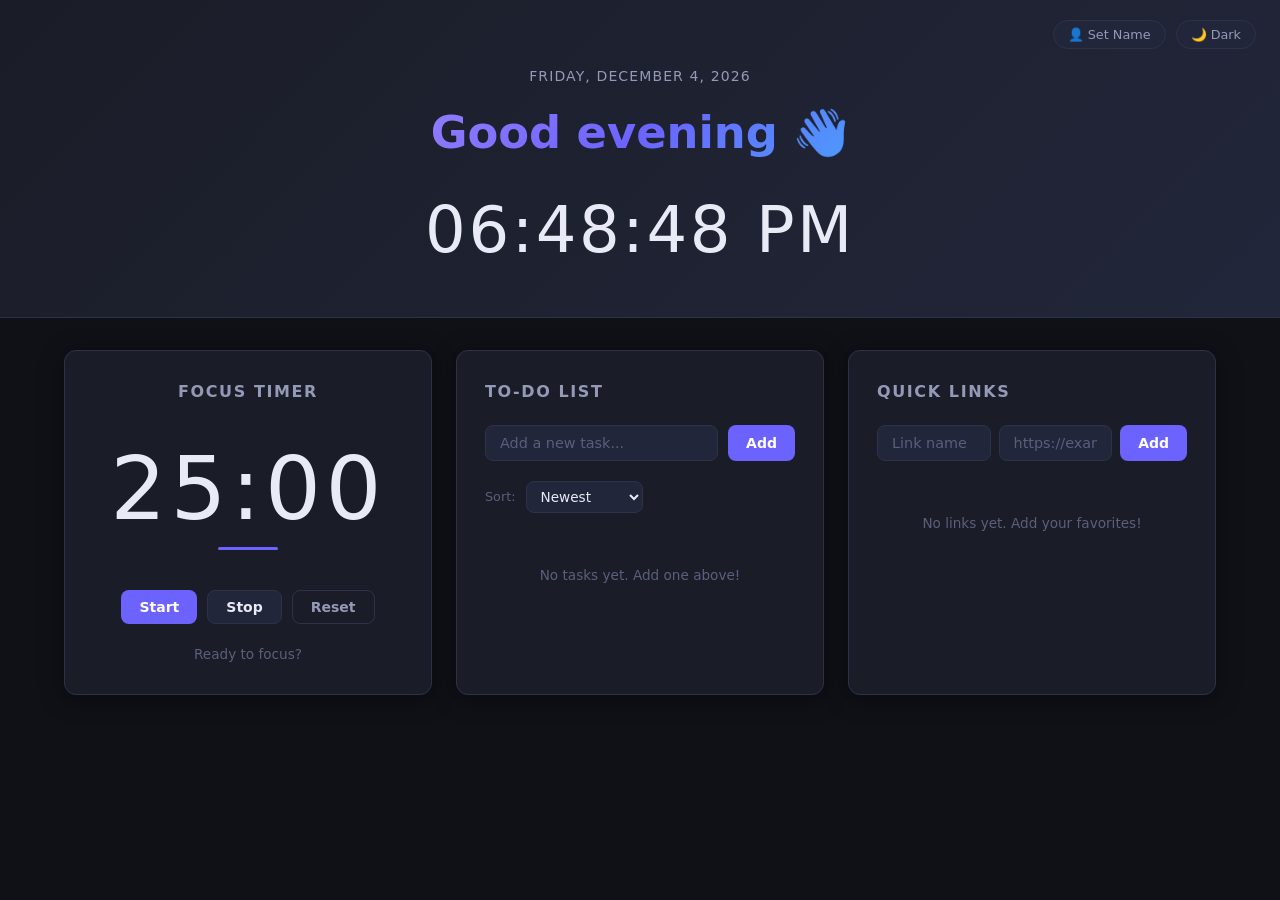
<file: index.html>
<!DOCTYPE html>
<html lang="en">
<head>
  <meta charset="UTF-8" />
  <meta name="viewport" content="width=device-width, initial-scale=1.0" />
  <title>Life Dashboard</title>
  <link rel="stylesheet" href="css/styles.css" />
  <!-- Apply saved theme before first paint to prevent flash -->
  <script>
    (function () {
      try {
        if (localStorage.getItem('dashboard_theme') === 'light') {
          document.documentElement.classList.add('light-init');
        }
      } catch (e) {}
    })();
  </script>
</head>
<body>

  <!-- ===== GREETING SECTION ===== -->
  <header class="greeting-section">
    <!-- Header controls: theme toggle + set name -->
    <div class="header-controls">
      <button class="btn-icon-round" id="set-name-btn" title="Set your name" aria-label="Set your name">
        👤 Set Name
      </button>
      <button class="btn-icon-round theme-toggle" id="theme-toggle" title="Toggle theme" aria-label="Toggle light/dark mode">
        🌙 Dark
      </button>
    </div>

    <div class="greeting-inner">
      <p id="current-date" class="date-display"></p>
      <h1 id="greeting-text" class="greeting-text"></h1>
      <p id="current-time" class="time-display"></p>
    </div>
  </header>

  <!-- ===== MAIN DASHBOARD ===== -->
  <main class="dashboard">

    <!-- ===== FOCUS TIMER ===== -->
    <section class="card timer-card" aria-label="Focus Timer">
      <h2 class="card-title">Focus Timer</h2>
      <div class="timer-display" id="timer-display">25:00</div>
      <div class="timer-controls">
        <button class="btn btn-primary" id="timer-start">Start</button>
        <button class="btn btn-secondary" id="timer-stop">Stop</button>
        <button class="btn btn-ghost" id="timer-reset">Reset</button>
      </div>
      <p class="timer-label" id="timer-label">Ready to focus?</p>
    </section>

    <!-- ===== TO-DO LIST ===== -->
    <section class="card todo-card" aria-label="To-Do List">
      <h2 class="card-title">To-Do List</h2>

      <div class="todo-input-row">
        <input
          type="text"
          id="todo-input"
          class="text-input"
          placeholder="Add a new task..."
          maxlength="120"
          aria-label="New task input"
        />
        <button class="btn btn-primary" id="todo-add">Add</button>
      </div>

      <!-- Sort dropdown -->
      <div class="sort-row">
        <label for="sort-select" class="sort-label">Sort:</label>
        <select id="sort-select" class="sort-select" aria-label="Sort tasks">
          <option value="newest">Newest</option>
          <option value="oldest">Oldest</option>
          <option value="completed">Completed</option>
          <option value="pending">Pending</option>
        </select>
      </div>

      <ul id="todo-list" class="todo-list" aria-label="Task list">
        <!-- Tasks injected by JS -->
      </ul>

      <p class="todo-empty" id="todo-empty">No tasks yet. Add one above!</p>
    </section>

    <!-- ===== QUICK LINKS ===== -->
    <section class="card links-card" aria-label="Quick Links">
      <h2 class="card-title">Quick Links</h2>

      <div class="links-input-row">
        <input
          type="text"
          id="link-name-input"
          class="text-input"
          placeholder="Link name"
          maxlength="30"
          aria-label="Link name"
        />
        <input
          type="url"
          id="link-url-input"
          class="text-input"
          placeholder="https://example.com"
          aria-label="Link URL"
        />
        <button class="btn btn-primary" id="link-add">Add</button>
      </div>

      <div id="links-grid" class="links-grid">
        <!-- Link buttons injected by JS -->
      </div>

      <p class="todo-empty" id="links-empty">No links yet. Add your favorites!</p>
    </section>

  </main>

  <!-- ===== EDIT TASK MODAL ===== -->
  <div id="edit-modal" class="modal-overlay" role="dialog" aria-modal="true" aria-labelledby="modal-title" hidden>
    <div class="modal-box">
      <h3 id="modal-title" class="modal-title">Edit Task</h3>
      <input
        type="text"
        id="edit-input"
        class="text-input"
        maxlength="120"
        aria-label="Edit task text"
      />
      <div class="modal-actions">
        <button class="btn btn-primary" id="edit-save">Save</button>
        <button class="btn btn-ghost" id="edit-cancel">Cancel</button>
      </div>
    </div>
  </div>

  <!-- ===== EDIT LINK MODAL ===== -->
  <div id="edit-link-modal" class="modal-overlay" role="dialog" aria-modal="true" aria-labelledby="link-modal-title" hidden>
    <div class="modal-box">
      <h3 id="link-modal-title" class="modal-title">Edit Link</h3>
      <input
        type="text"
        id="edit-link-name"
        class="text-input"
        placeholder="Link name"
        maxlength="30"
        aria-label="Edit link name"
      />
      <input
        type="url"
        id="edit-link-url"
        class="text-input"
        placeholder="https://example.com"
        aria-label="Edit link URL"
      />
      <div class="modal-actions">
        <button class="btn btn-primary" id="edit-link-save">Save</button>
        <button class="btn btn-ghost" id="edit-link-cancel">Cancel</button>
      </div>
    </div>
  </div>

  <!-- ===== SET NAME MODAL ===== -->
  <div id="name-modal" class="modal-overlay" role="dialog" aria-modal="true" aria-labelledby="name-modal-title" hidden>
    <div class="modal-box">
      <h3 id="name-modal-title" class="modal-title">What's your name?</h3>
      <input
        type="text"
        id="name-input"
        class="text-input"
        placeholder="Enter your name..."
        maxlength="40"
        aria-label="Your name"
      />
      <div class="modal-actions">
        <button class="btn btn-primary" id="name-save">Save</button>
        <button class="btn btn-ghost" id="name-cancel">Cancel</button>
      </div>
    </div>
  </div>

  <script src="js/app.js"></script>
</body>
</html>
</file>
<file: css/styles.css>
/* =============================================
   LIFE DASHBOARD — styles.css
   ============================================= */

/* ---------- CSS Variables: Dark (default) ---------- */
:root {
  --bg:            #0f1117;
  --surface:       #1a1d27;
  --surface-alt:   #22263a;
  --border:        #2e3249;
  --accent:        #6c63ff;
  --accent-hover:  #857dff;
  --accent-soft:   rgba(108, 99, 255, 0.15);
  --danger:        #ff5c7a;
  --danger-hover:  #ff3f60;
  --success:       #3ecf8e;
  --text-primary:  #e8eaf6;
  --text-secondary:#9499b7;
  --text-muted:    #5a5f7d;
  --radius:        12px;
  --radius-sm:     8px;
  --shadow:        0 4px 24px rgba(0,0,0,0.4);
  --transition:    0.2s ease;
  --font:          'Segoe UI', system-ui, -apple-system, sans-serif;
  /* header gradient pieces kept as vars for light override */
  --header-from:   #1a1d27;
  --header-to:     #22263a;
}

/* ---------- CSS Variables: Light theme ---------- */
body.light {
  --bg:            #f0f2f8;
  --surface:       #ffffff;
  --surface-alt:   #eef0f7;
  --border:        #d0d4e8;
  --accent:        #5b52e8;
  --accent-hover:  #6c63ff;
  --accent-soft:   rgba(91, 82, 232, 0.12);
  --danger:        #e5344f;
  --danger-hover:  #c4213a;
  --success:       #1faa6e;
  --text-primary:  #1a1d2e;
  --text-secondary:#4a4f72;
  --text-muted:    #8589aa;
  --shadow:        0 4px 20px rgba(0,0,0,0.08);
  --header-from:   #e8eaf6;
  --header-to:     #dde0f0;
}

/*
 * Apply light theme variables before JS runs to prevent a flash.
 * The inline script in <head> adds .light-init to <html> if theme is light.
 * Once JS runs, applyTheme() adds .light to <body> and the vars take over.
 */
html.light-init body {
  --bg:            #f0f2f8;
  --surface:       #ffffff;
  --surface-alt:   #eef0f7;
  --border:        #d0d4e8;
  --accent:        #5b52e8;
  --accent-hover:  #6c63ff;
  --accent-soft:   rgba(91, 82, 232, 0.12);
  --danger:        #e5344f;
  --success:       #1faa6e;
  --text-primary:  #1a1d2e;
  --text-secondary:#4a4f72;
  --text-muted:    #8589aa;
  --shadow:        0 4px 20px rgba(0,0,0,0.08);
  --header-from:   #e8eaf6;
  --header-to:     #dde0f0;
  background: #f0f2f8;
  color: #1a1d2e;
}

/* ---------- Reset & Base ---------- */
*, *::before, *::after {
  box-sizing: border-box;
  margin: 0;
  padding: 0;
}

html {
  scroll-behavior: smooth;
}

body {
  font-family: var(--font);
  background: var(--bg);
  color: var(--text-primary);
  min-height: 100vh;
  line-height: 1.6;
  transition: background var(--transition), color var(--transition);
}

/* ---------- Greeting / Header ---------- */
.greeting-section {
  background: linear-gradient(135deg, var(--header-from) 0%, var(--header-to) 100%);
  border-bottom: 1px solid var(--border);
  padding: 20px 24px 36px;
  text-align: center;
  position: relative;
}

/* Header controls row (theme toggle + set name) */
.header-controls {
  display: flex;
  justify-content: flex-end;
  align-items: center;
  gap: 10px;
  margin-bottom: 16px;
}

/* Rounded pill buttons used in header controls */
.btn-icon-round {
  display: inline-flex;
  align-items: center;
  gap: 6px;
  padding: 6px 14px;
  border-radius: 999px;
  border: 1px solid var(--border);
  background: var(--surface-alt);
  color: var(--text-secondary);
  font-family: var(--font);
  font-size: 0.8rem;
  font-weight: 500;
  cursor: pointer;
  transition: background var(--transition), color var(--transition), border-color var(--transition);
  white-space: nowrap;
}

.btn-icon-round:hover {
  background: var(--accent-soft);
  color: var(--accent-hover);
  border-color: var(--accent);
}

/* Active state for theme toggle when light mode is on */
.theme-toggle.is-light {
  background: var(--accent-soft);
  color: var(--accent);
  border-color: var(--accent);
}

.greeting-inner {
  max-width: 700px;
  margin: 0 auto;
}

.date-display {
  font-size: 0.875rem;
  color: var(--text-secondary);
  letter-spacing: 0.08em;
  text-transform: uppercase;
  margin-bottom: 10px;
}

.greeting-text {
  font-size: clamp(1.8rem, 4vw, 2.8rem);
  font-weight: 700;
  background: linear-gradient(135deg, #a78bfa, #6c63ff, #38bdf8);
  -webkit-background-clip: text;
  -webkit-text-fill-color: transparent;
  background-clip: text;
  margin-bottom: 10px;
}

.time-display {
  font-size: clamp(2.4rem, 6vw, 4rem);
  font-weight: 300;
  color: var(--text-primary);
  letter-spacing: 0.04em;
  font-variant-numeric: tabular-nums;
}

/* ---------- Dashboard Grid ---------- */
.dashboard {
  display: grid;
  grid-template-columns: repeat(auto-fit, minmax(320px, 1fr));
  gap: 24px;
  max-width: 1200px;
  margin: 0 auto;
  padding: 32px 24px 48px;
}

/* ---------- Cards ---------- */
.card {
  background: var(--surface);
  border: 1px solid var(--border);
  border-radius: var(--radius);
  padding: 28px;
  box-shadow: var(--shadow);
  display: flex;
  flex-direction: column;
  gap: 20px;
  transition: background var(--transition), border-color var(--transition), box-shadow var(--transition);
}

.card-title {
  font-size: 1rem;
  font-weight: 600;
  color: var(--text-secondary);
  text-transform: uppercase;
  letter-spacing: 0.1em;
}

/* ---------- Buttons ---------- */
.btn {
  display: inline-flex;
  align-items: center;
  justify-content: center;
  gap: 6px;
  padding: 8px 18px;
  border: none;
  border-radius: var(--radius-sm);
  font-family: var(--font);
  font-size: 0.875rem;
  font-weight: 600;
  cursor: pointer;
  transition: background var(--transition), transform var(--transition), opacity var(--transition);
  white-space: nowrap;
}

.btn:active {
  transform: scale(0.97);
}

.btn-primary {
  background: var(--accent);
  color: #fff;
}

.btn-primary:hover {
  background: var(--accent-hover);
}

.btn-secondary {
  background: var(--surface-alt);
  color: var(--text-primary);
  border: 1px solid var(--border);
}

.btn-secondary:hover {
  border-color: var(--accent);
  color: var(--accent);
}

.btn-ghost {
  background: transparent;
  color: var(--text-secondary);
  border: 1px solid var(--border);
}

.btn-ghost:hover {
  color: var(--text-primary);
  border-color: var(--text-secondary);
}

.btn-danger {
  background: transparent;
  color: var(--danger);
  border: none;
  padding: 4px 8px;
  border-radius: var(--radius-sm);
  font-size: 0.8rem;
}

.btn-danger:hover {
  background: rgba(255, 92, 122, 0.12);
}

.btn-icon {
  background: transparent;
  border: none;
  color: var(--text-muted);
  padding: 4px 7px;
  border-radius: var(--radius-sm);
  font-size: 0.85rem;
  cursor: pointer;
  transition: color var(--transition), background var(--transition);
}

.btn-icon:hover {
  color: var(--text-primary);
  background: var(--surface-alt);
}

/* ---------- Text Inputs ---------- */
.text-input {
  flex: 1;
  background: var(--surface-alt);
  border: 1px solid var(--border);
  border-radius: var(--radius-sm);
  color: var(--text-primary);
  font-family: var(--font);
  font-size: 0.9rem;
  padding: 9px 14px;
  outline: none;
  transition: border-color var(--transition), background var(--transition), color var(--transition);
  min-width: 0;
}

.text-input::placeholder {
  color: var(--text-muted);
}

.text-input:focus {
  border-color: var(--accent);
  background: var(--bg);
}

/* =============================================
   FOCUS TIMER
   ============================================= */
.timer-card {
  align-items: center;
  text-align: center;
}

.timer-display {
  font-size: clamp(3.5rem, 8vw, 5.5rem);
  font-weight: 200;
  font-variant-numeric: tabular-nums;
  color: var(--text-primary);
  letter-spacing: 0.05em;
  line-height: 1;
  padding: 20px 0;
  position: relative;
}

.timer-display::after {
  content: '';
  display: block;
  width: 60px;
  height: 3px;
  background: var(--accent);
  border-radius: 2px;
  margin: 14px auto 0;
  transition: width var(--transition);
}

.timer-display.running::after {
  width: 120px;
  background: var(--success);
}

.timer-controls {
  display: flex;
  gap: 10px;
  flex-wrap: wrap;
  justify-content: center;
}

.timer-label {
  font-size: 0.85rem;
  color: var(--text-muted);
  min-height: 1.4em;
}

/* =============================================
   TO-DO LIST
   ============================================= */
.todo-input-row {
  display: flex;
  gap: 10px;
}

/* Sort row */
.sort-row {
  display: flex;
  align-items: center;
  gap: 10px;
}

.sort-label {
  font-size: 0.8rem;
  color: var(--text-muted);
  white-space: nowrap;
  font-weight: 500;
}

.sort-select {
  background: var(--surface-alt);
  border: 1px solid var(--border);
  border-radius: var(--radius-sm);
  color: var(--text-primary);
  font-family: var(--font);
  font-size: 0.85rem;
  padding: 6px 10px;
  cursor: pointer;
  outline: none;
  transition: border-color var(--transition), background var(--transition), color var(--transition);
}

.sort-select:focus,
.sort-select:hover {
  border-color: var(--accent);
}

.todo-list {
  list-style: none;
  display: flex;
  flex-direction: column;
  gap: 8px;
  max-height: 420px;
  overflow-y: auto;
  padding-right: 4px;
}

.todo-list::-webkit-scrollbar {
  width: 5px;
}

.todo-list::-webkit-scrollbar-track {
  background: transparent;
}

.todo-list::-webkit-scrollbar-thumb {
  background: var(--border);
  border-radius: 4px;
}

/* Task item */
.todo-item {
  display: flex;
  align-items: center;
  gap: 10px;
  background: var(--surface-alt);
  border: 1px solid var(--border);
  border-radius: var(--radius-sm);
  padding: 10px 12px;
  transition: border-color var(--transition), opacity var(--transition), background var(--transition);
  animation: slideIn 0.2s ease;
}

.todo-item:hover {
  border-color: var(--accent);
}

@keyframes slideIn {
  from { opacity: 0; transform: translateY(-6px); }
  to   { opacity: 1; transform: translateY(0); }
}

.todo-item.done {
  opacity: 0.5;
  border-color: transparent;
}

.todo-item.done .todo-text {
  text-decoration: line-through;
  color: var(--text-muted);
}

/* Custom checkbox */
.todo-check {
  appearance: none;
  -webkit-appearance: none;
  width: 18px;
  height: 18px;
  border: 2px solid var(--border);
  border-radius: 4px;
  cursor: pointer;
  flex-shrink: 0;
  transition: background var(--transition), border-color var(--transition);
  position: relative;
}

.todo-check:checked {
  background: var(--success);
  border-color: var(--success);
}

.todo-check:checked::after {
  content: '✓';
  position: absolute;
  top: 50%;
  left: 50%;
  transform: translate(-50%, -50%);
  font-size: 11px;
  color: #fff;
  font-weight: 700;
  line-height: 1;
}

.todo-text {
  flex: 1;
  font-size: 0.9rem;
  word-break: break-word;
}

.todo-actions {
  display: flex;
  gap: 2px;
  flex-shrink: 0;
}

.todo-empty {
  font-size: 0.85rem;
  color: var(--text-muted);
  text-align: center;
  padding: 12px 0;
}

/* =============================================
   QUICK LINKS
   ============================================= */
.links-input-row {
  display: flex;
  gap: 8px;
  flex-wrap: wrap;
}

.links-grid {
  display: flex;
  flex-wrap: wrap;
  gap: 10px;
}

/* Each link button wrapper */
.link-item {
  display: flex;
  align-items: center;
  gap: 0;
  border-radius: var(--radius-sm);
  overflow: hidden;
  border: 1px solid var(--border);
  transition: border-color var(--transition);
  animation: slideIn 0.2s ease;
}

.link-item:hover {
  border-color: var(--accent);
}

.link-btn {
  display: inline-flex;
  align-items: center;
  gap: 7px;
  padding: 7px 14px;
  background: var(--surface-alt);
  color: var(--text-primary);
  font-family: var(--font);
  font-size: 0.85rem;
  font-weight: 500;
  text-decoration: none;
  cursor: pointer;
  border: none;
  transition: background var(--transition), color var(--transition);
  white-space: nowrap;
}

.link-btn:hover {
  background: var(--accent-soft);
  color: var(--accent-hover);
}

.link-favicon {
  width: 14px;
  height: 14px;
  border-radius: 2px;
  object-fit: contain;
}

.link-edit-btn,
.link-delete-btn {
  background: var(--surface-alt);
  border: none;
  padding: 7px 8px;
  cursor: pointer;
  color: var(--text-muted);
  font-size: 0.8rem;
  transition: background var(--transition), color var(--transition);
  line-height: 1;
  border-left: 1px solid var(--border);
}

.link-edit-btn:hover {
  background: var(--accent-soft);
  color: var(--accent);
}

.link-delete-btn:hover {
  background: rgba(255, 92, 122, 0.12);
  color: var(--danger);
}

/* =============================================
   MODAL
   ============================================= */
.modal-overlay {
  position: fixed;
  inset: 0;
  background: rgba(0, 0, 0, 0.65);
  display: flex;
  align-items: center;
  justify-content: center;
  z-index: 100;
  padding: 16px;
  backdrop-filter: blur(4px);
}

.modal-overlay[hidden] {
  display: none;
}

.modal-box {
  background: var(--surface);
  border: 1px solid var(--border);
  border-radius: var(--radius);
  padding: 28px;
  width: 100%;
  max-width: 420px;
  display: flex;
  flex-direction: column;
  gap: 16px;
  box-shadow: var(--shadow);
  animation: modalIn 0.2s ease;
}

@keyframes modalIn {
  from { opacity: 0; transform: scale(0.95); }
  to   { opacity: 1; transform: scale(1); }
}

.modal-title {
  font-size: 1.1rem;
  font-weight: 600;
  color: var(--text-primary);
}

.modal-actions {
  display: flex;
  gap: 10px;
  justify-content: flex-end;
}

/* =============================================
   RESPONSIVE
   ============================================= */
@media (max-width: 600px) {
  .greeting-section {
    padding: 16px 16px 28px;
  }

  .header-controls {
    margin-bottom: 12px;
  }

  .btn-icon-round {
    font-size: 0.75rem;
    padding: 5px 11px;
  }

  .dashboard {
    grid-template-columns: 1fr;
    padding: 20px 16px 36px;
    gap: 16px;
  }

  .card {
    padding: 20px;
  }

  .links-input-row {
    flex-direction: column;
  }

  .links-input-row .text-input {
    width: 100%;
  }

  .timer-controls {
    gap: 8px;
  }

  .sort-row {
    flex-wrap: wrap;
  }
}

/* =============================================
   FOCUS-VISIBLE — keyboard navigation accessibility
   ============================================= */

/* Remove default outline for mouse users, keep it for keyboard */
:focus {
  outline: none;
}

:focus-visible {
  outline: 2px solid var(--accent);
  outline-offset: 2px;
}

/* Buttons and interactive elements */
.btn:focus-visible,
.btn-icon:focus-visible,
.btn-icon-round:focus-visible,
.link-edit-btn:focus-visible,
.link-delete-btn:focus-visible {
  outline: 2px solid var(--accent);
  outline-offset: 2px;
}

/* Inputs */
.text-input:focus-visible {
  outline: none; /* border-color change already provides visible focus */
  border-color: var(--accent);
}

/* Select */
.sort-select:focus-visible {
  outline: 2px solid var(--accent);
  outline-offset: 2px;
}

/* Custom checkbox keyboard focus */
.todo-check:focus-visible {
  outline: 2px solid var(--accent);
  outline-offset: 2px;
}

/* =============================================
   SELECT OPTION — cross-browser light mode fix
   =============================================
   Native <select> options inherit OS styling in most browsers.
   These rules ensure the dropdown options are readable in both themes.
   ============================================= */
.sort-select option {
  background: var(--surface-alt);
  color: var(--text-primary);
}
</file>
